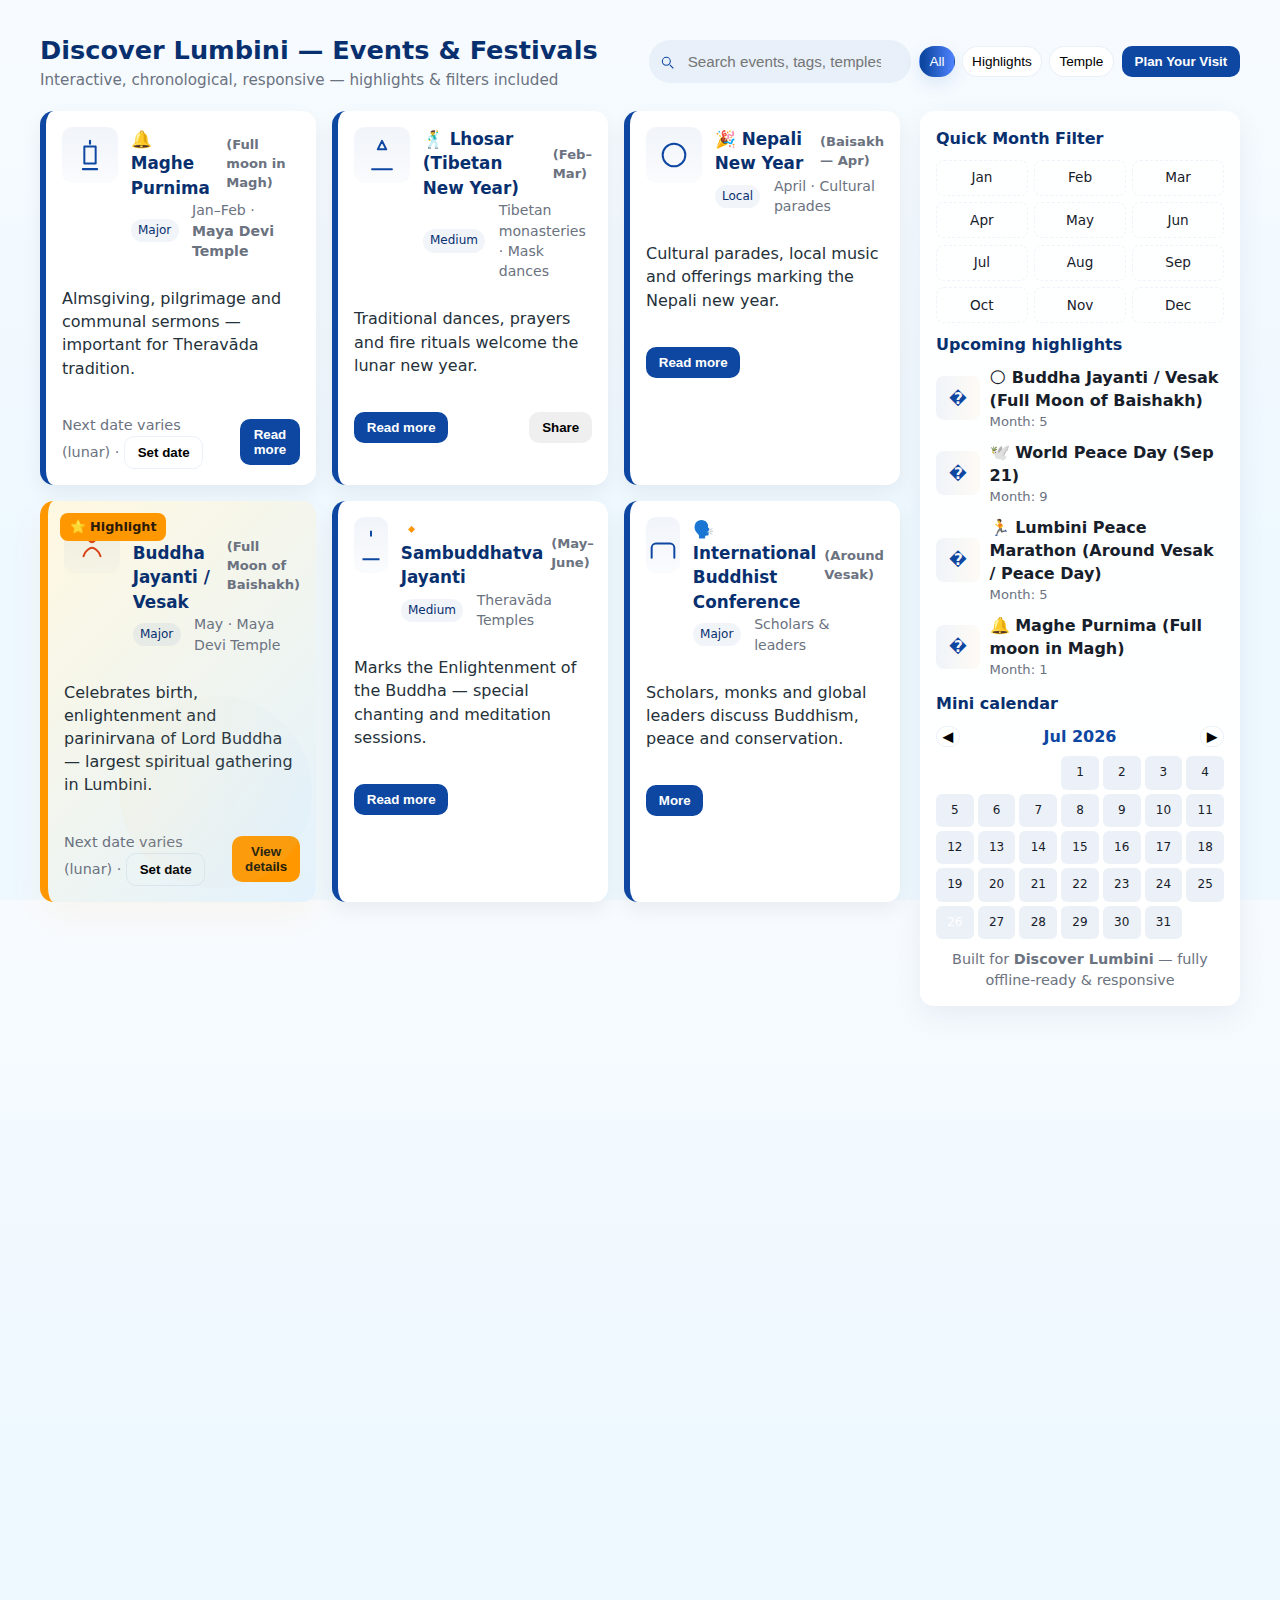
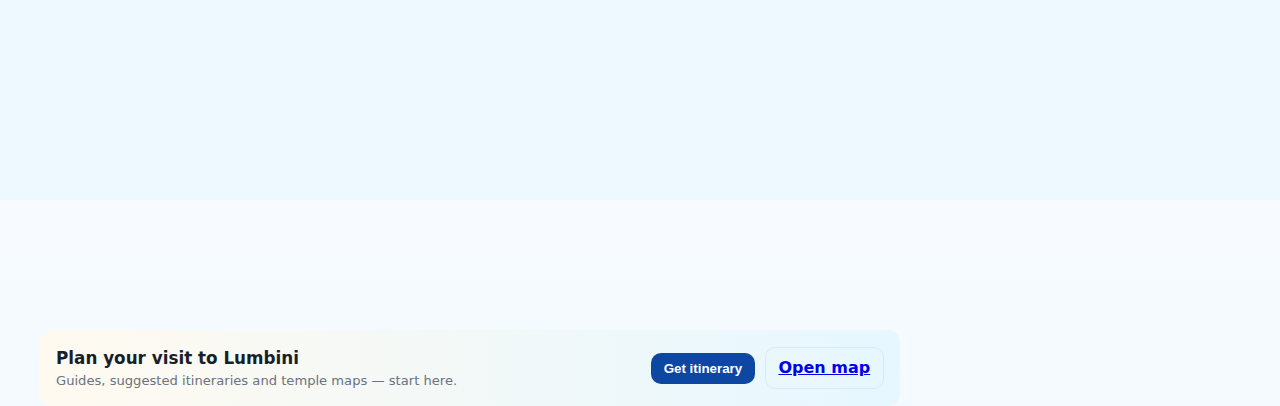
<file: event.html>
<!doctype html>
<html lang="en">
<head>
  <meta charset="utf-8" />
  <meta name="viewport" content="width=device-width,initial-scale=1" />
  <title>Discover Lumbini — Events & Festivals (Upgraded)</title>
  <meta name="description" content="Comprehensive, responsive and interactive Lumbini events guide — highlights, filters, calendar timeline, icons, animations and more." />
  <style>
    :root{
      --blue: #0d47a1;       /* primary */
      --blue-deep: #08306f;
      --accent: #ff9800;     /* hover/cta */
      --muted: #6b7280;
      --card-bg: #ffffff;
      --glass: rgba(255,255,255,0.6);
      --radius: 14px;
      --max-width: 1200px;
    }

    *{box-sizing:border-box}
    html,body{height:100%;}
    body{
      margin:0;
      font-family: Inter, system-ui, -apple-system, 'Segoe UI', Roboto, 'Helvetica Neue', Arial;
      background: linear-gradient(180deg,#f7fbff 0%, #eef8ff 60%);
      color:#17202a;
      -webkit-font-smoothing:antialiased;
      -moz-osx-font-smoothing:grayscale;
      padding:2rem 1rem;
      line-height:1.45;
    }

    .wrap{max-width:var(--max-width);margin:0 auto;display:grid;grid-template-columns:1fr 320px;gap:1.25rem;align-items:start}

    header.site-header{grid-column:1/3;display:flex;flex-wrap:wrap;align-items:center;justify-content:space-between;gap:1rem}
    h1{margin:0;font-size:1.6rem;color:var(--blue-deep);}
    .sub{color:var(--muted);font-size:0.95rem}

    /* Toolbar */
    .toolbar{display:flex;gap:0.5rem;align-items:center}
    .search{display:flex;align-items:center;gap:0.4rem;background:rgba(13,71,161,0.06);padding:0.4rem 0.6rem;border-radius:999px}
    .search input{border:0;background:transparent;outline:none;padding:0.4rem;width:220px;font-size:0.95rem}
    .filters{display:flex;gap:0.4rem;align-items:center}
    .chip{background:#fff;border:1px solid rgba(13,71,161,0.08);padding:0.45rem 0.6rem;border-radius:999px;font-size:0.85rem;cursor:pointer}
    .chip.active{background:linear-gradient(90deg,var(--blue)10%,#4f83ff);color:white;border-color:transparent;box-shadow:0 6px 18px rgba(13,71,161,0.12)}

    /* Main grid */
    main{grid-column:1/2}
    .cards{display:grid;grid-template-columns:repeat(auto-fit,minmax(260px,1fr));gap:1rem}

    .event-card{
      background:var(--card-bg);
      padding:1rem;
      border-radius:var(--radius);
      box-shadow:0 8px 20px rgba(16,24,40,0.06);
      border-left:6px solid var(--blue);
      overflow:hidden;
      position:relative;
      transform:translateY(0);
      transition:transform .28s ease,box-shadow .28s ease,border-color .28s ease,background .28s ease;
      display:flex;flex-direction:column;gap:0.6rem;
    }
    .event-card:hover{transform:translateY(-8px);box-shadow:0 18px 38px rgba(16,24,40,0.12);border-left-color:var(--accent);background:linear-gradient(180deg,#fffaf0, #ffffff)}

    .card-media{width:56px;height:56px;border-radius:10px;display:flex;align-items:center;justify-content:center;background:linear-gradient(180deg,rgba(13,71,161,0.06),rgba(13,71,161,0.02));}
    .card-media svg{width:34px;height:34px}

    .card-head{display:flex;gap:0.8rem;align-items:flex-start}
    .event-title{font-size:1.05rem;margin:0;color:var(--blue-deep);display:flex;gap:0.5rem;align-items:center}

    .badge{font-size:0.7rem;padding:0.25rem 0.5rem;border-radius:999px;background:var(--blue);color:white;margin-left:auto}
    .tag{display:inline-block;font-size:0.75rem;padding:0.18rem 0.45rem;border-radius:999px;background:rgba(13,71,161,0.06);color:var(--blue-deep);margin-right:0.25rem}

    .meta{display:flex;gap:0.6rem;align-items:center;color:var(--muted);font-size:0.88rem}
    .meta time{font-weight:600;color:var(--blue-deep)}

    .summary{color:#25313a;font-weight:500}
    .details{margin-top:0.6rem;color:#3b4750;display:none}
    .event-card.expanded .details{display:block}

    .cta-row{display:flex;gap:0.6rem;align-items:center;margin-top:0.6rem}
    .btn{border:0;padding:0.5rem 0.8rem;border-radius:10px;cursor:pointer;font-weight:600}
    .btn-primary{background:var(--blue);color:white}
    .btn-ghost{background:transparent;border:1px solid rgba(13,71,161,0.08)}
    .btn-accent{background:var(--accent);color:#221a05}

    /* Highlight card styling */
    .highlight{border-left-width:8px;background:linear-gradient(135deg,#fff8e1 0%, #e3f2fd 100%);border-left-color:var(--accent);box-shadow:0 18px 36px rgba(255,152,0,0.06);}
    .highlight .watermark{position:absolute;right:-20px;bottom:-10px;opacity:0.06;pointer-events:none}
    .ribbon{position:absolute;left:12px;top:12px;background:var(--accent);color:#2b1a07;padding:0.3rem 0.6rem;border-radius:8px;font-weight:700;font-size:0.8rem}

    /* Sidebar */
    aside.sidebar{grid-column:2/3;padding:1rem;border-radius:var(--radius);background:linear-gradient(180deg,rgba(255,255,255,0.9), #fff);box-shadow:0 10px 30px rgba(12,24,48,0.06);height:fit-content}
    .side-title{font-weight:700;color:var(--blue-deep);margin-bottom:0.6rem}
    .month-list{display:grid;grid-template-columns:repeat(3,1fr);gap:0.4rem;margin-bottom:0.6rem}
    .month{padding:0.45rem;border-radius:8px;text-align:center;font-size:0.85rem;cursor:pointer;border:1px dashed rgba(13,71,161,0.06)}
    .month.active{background:var(--blue);color:white;border-style:solid}

    .upcoming{display:flex;flex-direction:column;gap:0.6rem}
    .up-item{display:flex;gap:0.6rem;align-items:center}

    /* calendar tiny */
    .mini-cal-head{display:flex;justify-content:space-between;align-items:center;margin-bottom:4px}
    .mini-calendar{display:grid;grid-template-columns:repeat(7,1fr);gap:4px;margin-top:8px}
    .mini-calendar div{font-size:0.75rem;padding:8px;border-radius:6px;text-align:center}
    .mini-calendar .today{background:linear-gradient(90deg,var(--blue),#4f83ff);color:white}

    /* footer CTA */
    .visit-cta{grid-column:1/3;margin-top:0.8rem;background:linear-gradient(90deg,#fffaf0,#e6f7ff);padding:1rem;border-radius:12px;display:flex;align-items:center;justify-content:space-between}

    /* responsive */
    @media (max-width:980px){.wrap{grid-template-columns:1fr}aside.sidebar{order:3}} 
    @media (max-width:560px){.search input{width:120px}.cards{grid-template-columns:1fr} .badge{display:none}}

    /* reveal animation */
    .reveal{opacity:0;transform:translateY(18px) scale(.995);transition:opacity .6s ease,transform .6s cubic-bezier(.2,.9,.25,1)}
    .reveal.show{opacity:1;transform:none}

    /* small helpers */
    .muted{color:var(--muted);font-size:0.9rem}
    .small{font-size:0.82rem}
  </style>
</head>
<body>
  <div class="wrap">
    <header class="site-header">
      <div>
        <h1>Discover Lumbini — Events & Festivals</h1>
        <div class="sub">Interactive, chronological, responsive — highlights & filters included</div>
      </div>

      <div class="toolbar">
        <div class="search" role="search" aria-label="Search events">
          <svg width="16" height="16" viewBox="0 0 24 24" fill="none" aria-hidden><path d="M21 21l-4.35-4.35" stroke="#0d47a1" stroke-width="1.6" stroke-linecap="round" stroke-linejoin="round"/><circle cx="11" cy="11" r="6" stroke="#0d47a1" stroke-width="1.6"/></svg>
          <input id="searchInput" type="search" placeholder="Search events, tags, temples..." />
        </div>

        <div class="filters" role="toolbar" aria-label="Quick filters">
          <button class="chip active" data-filter="all">All</button>
          <button class="chip" data-filter="highlights">Highlights</button>
          <button class="chip" data-filter="temple">Temple</button>
        </div>

        <button class="btn btn-primary" id="planBtn">Plan Your Visit</button>
      </div>
    </header>

    <main>
      <section class="cards" id="cards">
        <!-- Your event cards (unchanged) -->
        <!-- 1) Maghe Purnima (Jan-Feb) -->
        <article class="event-card reveal" data-month="1" data-importance="major" data-tags="maghe,almsgiving,puja" id="evt-maghe">
          <div class="card-head">
            <div class="card-media" aria-hidden>
              <svg viewBox="0 0 24 24" fill="none" xmlns="http://www.w3.org/2000/svg"><path d="M12 2v2" stroke="#0d47a1" stroke-width="1.5" stroke-linecap="round" stroke-linejoin="round"/><path d="M7 22h10" stroke="#0d47a1" stroke-width="1.5" stroke-linecap="round" stroke-linejoin="round"/><path d="M8 6h8v12H8z" stroke="#0d47a1" stroke-width="1.4" stroke-linecap="round" stroke-linejoin="round"/></svg>
            </div>
            <div style="flex:1">
              <h3 class="event-title">🔔 Maghe Purnima <span class="small muted">(Full moon in Magh)</span></h3>
              <div class="meta"><span class="tag">Major</span><span>Jan–Feb · <strong>Maya Devi Temple</strong></span></div>
            </div>
          </div>
          <p class="summary">Almsgiving, pilgrimage and communal sermons — important for Theravāda tradition.</p>
          <div class="details small">Monks gather, devotees offer food and donations. Ceremonial baths and dharma talks are common. This event emphasizes generosity (dāna) and merit-making.</div>
          <div class="cta-row">
            <div class="muted">Next date varies (lunar) · <button class="btn btn-ghost" data-set="evt-maghe">Set date</button></div>
            <div style="margin-left:auto"><button class="btn btn-primary toggle">Read more</button></div>
          </div>
        </article>

        <!-- 2) Lhosar (Feb-Mar) -->
        <article class="event-card reveal" data-month="2" data-importance="medium" data-tags="lhosar,tibetan,newyear" id="evt-lhosar">
          <div class="card-head">
            <div class="card-media"><svg viewBox="0 0 24 24" fill="none"><path d="M12 2l3 6H9l3-6z" stroke="#0d47a1" stroke-width="1.4" stroke-linecap="round" stroke-linejoin="round"/><path d="M5 22h14" stroke="#0d47a1" stroke-width="1.4" stroke-linecap="round" stroke-linejoin="round"/></svg></div>
            <div style="flex:1">
              <h3 class="event-title">🕺 Lhosar (Tibetan New Year) <span class="small muted">(Feb–Mar)</span></h3>
              <div class="meta"><span class="tag">Medium</span><span>Tibetan monasteries · Mask dances</span></div>
            </div>
          </div>
          <p class="summary">Traditional dances, prayers and fire rituals welcome the lunar new year.</p>
          <div class="details small">Colorful masked dances, community feasts and family gatherings define Lhosar in and around Tibetan monasteries at Lumbini.</div>
          <div class="cta-row"><button class="btn btn-primary toggle">Read more</button><button class="btn" style="margin-left:auto">Share</button></div>
        </article>

        <!-- 3) Nepali New Year / Bisket (Apr) -->
        <article class="event-card reveal" data-month="4" data-importance="local" data-tags="nepali,newyear,bisket" id="evt-nepali">
          <div class="card-head">
            <div class="card-media"><svg viewBox="0 0 24 24" fill="none"><circle cx="12" cy="12" r="8" stroke="#0d47a1" stroke-width="1.4"/></svg></div>
            <div style="flex:1">
              <h3 class="event-title">🎉 Nepali New Year <span class="small muted">(Baisakh — Apr)</span></h3>
              <div class="meta"><span class="tag">Local</span><span>April · Cultural parades</span></div>
            </div>
          </div>
          <p class="summary">Cultural parades, local music and offerings marking the Nepali new year.</p>
          <div class="details small">Local communities celebrate with traditional music, dance and visits to temples. A good time for cultural immersion.</div>
          <div class="cta-row"><button class="btn btn-primary toggle">Read more</button></div>
        </article>

        <!-- 4) Vesak / Buddha Jayanti (Apr-May) - HIGHLIGHT -->
        <article class="event-card highlight reveal" data-month="5" data-importance="major" data-tags="vesak,buddha,buddhajayanti" id="evt-vesak">
          <div class="ribbon">⭐ Highlight</div>
          <svg class="watermark" viewBox="0 0 200 200" width="240" height="240" aria-hidden><defs><linearGradient id="g" x1="0" x2="1"><stop offset="0" stop-color="#ffd98a"/><stop offset="1" stop-color="#a6d4ff"/></linearGradient></defs><circle cx="100" cy="100" r="80" fill="url(#g)"/></svg>
          <div class="card-head">
            <div class="card-media" aria-hidden>
              <svg viewBox="0 0 24 24" fill="none"><circle cx="12" cy="8" r="2" stroke="#d84315" stroke-width="1.4"/><path d="M6 20c1-4.5 5-6 6-6s5 1.5 6 6" stroke="#d84315" stroke-width="1.4" stroke-linecap="round"/></svg>
            </div>
            <div style="flex:1">
              <h3 class="event-title">🌕 Buddha Jayanti / Vesak <span class="small muted">(Full Moon of Baishakh)</span></h3>
              <div class="meta"><span class="tag">Major</span><span>May · Maya Devi Temple</span></div>
            </div>
          </div>
          <p class="summary">Celebrates birth, enlightenment and parinirvana of Lord Buddha — largest spiritual gathering in Lumbini.</p>
          <div class="details small">Mass prayers, chanting by monks, butter lamp ceremonies, processions and cultural programs. International delegations and conferences often coincide with Vesak.</div>
          <div class="cta-row">
            <div class="muted">Next date varies (lunar) · <button class="btn btn-ghost" data-set="evt-vesak">Set date</button></div>
            <div style="margin-left:auto"><button class="btn btn-accent toggle">View details</button></div>
          </div>
        </article>

        <!-- 5) Sambuddhatva Jayanti (May-Jun) -->
        <article class="event-card reveal" data-month="5" data-importance="medium" data-tags="sambuddhatva,enlightenment" id="evt-sam">
          <div class="card-head">
            <div class="card-media"><svg viewBox="0 0 24 24" fill="none"><path d="M12 2v4" stroke="#0d47a1" stroke-width="1.4"/><path d="M6 22h12" stroke="#0d47a1" stroke-width="1.4"/></svg></div>
            <div style="flex:1">
              <h3 class="event-title">🔸 Sambuddhatva Jayanti <span class="small muted">(May–June)</span></h3>
              <div class="meta"><span class="tag">Medium</span><span>Theravāda Temples</span></div>
            </div>
          </div>
          <p class="summary">Marks the Enlightenment of the Buddha — special chanting and meditation sessions.</p>
          <div class="details small">Local and international monks hold dhamma talks, meditative retreats and candle ceremonies focused on awakening (bodhi).</div>
          <div class="cta-row"><button class="btn btn-primary toggle">Read more</button></div>
        </article>

        <!-- 6) International Buddhist Conference (Apr-May) -->
        <article class="event-card reveal" data-month="5" data-importance="major" data-tags="conference,buddhist,international" id="evt-conf">
          <div class="card-head">
            <div class="card-media"><svg viewBox="0 0 24 24" fill="none"><path d="M4 21v-7a3 3 0 013-3h10a3 3 0 013 3v7" stroke="#0d47a1" stroke-width="1.4" stroke-linecap="round" stroke-linejoin="round"/></svg></div>
            <div style="flex:1">
              <h3 class="event-title">🗣️ International Buddhist Conference <span class="small muted">(Around Vesak)</span></h3>
              <div class="meta"><span class="tag">Major</span><span>Scholars & leaders</span></div>
            </div>
          </div>
          <p class="summary">Scholars, monks and global leaders discuss Buddhism, peace and conservation.</p>
          <div class="details small">Includes seminars, panel discussions, cultural exchange and youth programs. A must-visit for practitioners and researchers.</div>
          <div class="cta-row"><button class="btn btn-primary toggle">More</button></div>
        </article>

        <!-- 7) Asalha Puja (Dhamma Day) (Jul) -->
        <article class="event-card reveal" data-month="7" data-importance="medium" data-tags="asalha, dhamma" id="evt-asalha">
          <div class="card-head">
            <div class="card-media"><svg viewBox="0 0 24 24" fill="none"><path d="M12 2v6" stroke="#0d47a1" stroke-width="1.4"/></svg></div>
            <div style="flex:1">
              <h3 class="event-title">📜 Asalha Puja / Dhamma Day <span class="small muted">(July)</span></h3>
              <div class="meta"><span class="tag">Medium</span><span>First sermon commemoration</span></div>
            </div>
          </div>
          <p class="summary">Marks Buddha's first sermon — teaching & meditation sessions across monasteries.</p>
          <div class="details small">Dharma talks, meditation retreats and community dhamma study sessions; often a lead-in to the Vassa (rainy retreat).</div>
          <div class="cta-row"><button class="btn btn-primary toggle">Read more</button></div>
        </article>

        <!-- 8) Ullambana (Aug-Sep) -->
        <article class="event-card reveal" data-month="8" data-importance="medium" data-tags="ullambana,ancestor,mahayana" id="evt-ullambana">
          <div class="card-head">
            <div class="card-media"><svg viewBox="0 0 24 24" fill="none"><path d="M12 2v20" stroke="#0d47a1" stroke-width="1.4"/></svg></div>
            <div style="flex:1">
              <h3 class="event-title">🕯️ Ullambana (Ancestor Day) <span class="small muted">(Aug–Sep)</span></h3>
              <div class="meta"><span class="tag">Medium</span><span>Chinese/Vietnamese monasteries</span></div>
            </div>
          </div>
          <p class="summary">Lanterns, food offerings and chanting to honor ancestors in Mahayana tradition.</p>
          <div class="details small">Special rituals include collective chanting, lantern floating and offerings; highly visual and communal.</div>
          <div class="cta-row"><button class="btn btn-primary toggle">Read more</button></div>
        </article>

        <!-- 9) World Peace Day (Sept 21) - HIGHLIGHT -->
        <article class="event-card highlight reveal" data-month="9" data-importance="major" data-tags="peace,un,interfaith" id="evt-peace">
          <div class="ribbon">⭐ Highlight</div>
          <div class="card-head">
            <div class="card-media"><svg viewBox="0 0 24 24" fill="none"><path d="M12 2a10 10 0 100 20 10 10 0 000-20z" stroke="#d84315" stroke-width="1.4"/></svg></div>
            <div style="flex:1">
              <h3 class="event-title">🕊️ World Peace Day <span class="small muted">(Sep 21)</span></h3>
              <div class="meta"><span class="tag">Major</span><span>Interfaith ceremonies</span></div>
            </div>
          </div>
          <p class="summary">Interfaith gatherings, peace pledges and symbolic events at Lumbini’s sacred sites.</p>
          <div class="details small">Global delegations, candlelight vigils and community events. Great time for volunteers and NGOs.</div>
          <div class="cta-row"><div class="muted">Next: <time datetime="2025-09-21">Sep 21, 2025</time></div><div style="margin-left:auto"><button class="btn btn-accent toggle">Details</button></div></div>
        </article>

        <!-- 10) Lumbini Peace Marathon (May/Sep) HIGHLIGHT -->
        <article class="event-card highlight reveal" data-month="5" data-importance="major" data-tags="marathon,peace,sport" id="evt-marathon">
          <div class="ribbon">⭐ Highlight</div>
          <div class="card-head">
            <div class="card-media"><svg viewBox="0 0 24 24" fill="none"><path d="M5 20l14-10" stroke="#d84315" stroke-width="1.4"/></svg></div>
            <div style="flex:1">
              <h3 class="event-title">🏃 Lumbini Peace Marathon <span class="small muted">(Around Vesak / Peace Day)</span></h3>
              <div class="meta"><span class="tag">Major</span><span>Sport & spiritual unity</span></div>
            </div>
          </div>
          <p class="summary">Run through Lumbini's spiritual landmarks — promotes unity and healthy living.</p>
          <div class="details small">Organized routes, categories for runners, and family fun runs. Often partnered with NGOs and tourism boards.</div>
          <div class="cta-row"><button class="btn btn-primary toggle">Register</button></div>
        </article>

        <!-- 11) Kathina Ceremony (Oct-Nov) -->
        <article class="event-card reveal" data-month="10" data-importance="medium" data-tags="kathina,vassa,robes" id="evt-kathina">
          <div class="card-head">            
            <div class="card-media"><svg viewBox="0 0 24 24" fill="none"><rect x="4" y="6" width="16" height="12" rx="2" stroke="#0d47a1" stroke-width="1.4"/></svg></div>
            <div style="flex:1">
              <h3 class="event-title">🧧 Kathina Ceremony <span class="small muted">(Oct–Nov)</span></h3>
              <div class="meta"><span class="tag">Medium</span><span>Robes offering to monks</span></div>
            </div>
          </div>
          <p class="summary">End of Vassa — communities present robes and essential supplies to monastic Sangha.</p>
          <div class="details small">Celebrated with rituals, communal feasts and offerings; strong participation from Southeast Asian communities.</div>
          <div class="cta-row"><button class="btn btn-primary toggle">Read more</button></div>
        </article>

        <!-- 12) World Tourism Day (Sep 27) -->
        <article class="event-card reveal" data-month="9" data-importance="local" data-tags="tourism,heritage" id="evt-tourism">
          <div class="card-head">
            <div class="card-media"><svg viewBox="0 0 24 24" fill="none"><path d="M12 2v20" stroke="#0d47a1" stroke-width="1.4"/></svg></div>
            <div style="flex:1">
              <h3 class="event-title">📅 World Tourism Day <span class="small muted">(Sep 27)</span></h3>
              <div class="meta"><span class="tag">Local</span><span>Guided tours & showcases</span></div>
            </div>
          </div>
          <p class="summary">Special tours and cultural showcases organized by Lumbini Development Trust and local stakeholders.</p>
          <div class="details small">Free guided tours, heritage walks, and artisan markets — a good opportunity for tourists to engage with local culture.</div>
          <div class="cta-row"><button class="btn btn-primary toggle">View</button></div>
        </article>

        <!-- 13) Lumbini International Film Festival (Occasional) -->
        <article class="event-card reveal" data-month="11" data-importance="local" data-tags="film,festival,culture" id="evt-film">
          <div class="card-head">
            <div class="card-media"><svg viewBox="0 0 24 24" fill="none"><rect x="3" y="3" width="18" height="18" rx="2" stroke="#0d47a1" stroke-width="1.4"/></svg></div>
            <div style="flex:1">
              <h3 class="event-title">🎬 Lumbini International Film Festival <span class="small muted">(Occasional)</span></h3>
              <div class="meta"><span class="tag">Local</span><span>Culture & cinema</span></div>
            </div>
          </div>
          <p class="summary">Occasional film showcase focusing on peace, heritage and social themes.</p>
          <div class="details small">Curated screenings, filmmaker Q&amp;A and workshops for young storytellers.</div>
          <div class="cta-row"><button class="btn btn-primary toggle">More</button></div>
        </article>

        <!-- 14) Parinirvana / Parinirvana Day (Dec) -->
        <article class="event-card reveal" data-month="12" data-importance="major" data-tags="parinirvana,death" id="evt-parin">
          <div class="card-head">
            <div class="card-media"><svg viewBox="0 0 24 24" fill="none"><path d="M12 2v20" stroke="#0d47a1" stroke-width="1.4"/></svg></div>
            <div style="flex:1">
              <h3 class="event-title">🕯️ Parinirvana Day <span class="small muted">(Dec)</span></h3>
              <div class="meta"><span class="tag">Major</span><span>Remembrance & meditation</span></div>
            </div>
          </div>
          <p class="summary">Commemoration of the passing (Parinirvana) of the Buddha; quiet reflection and meditation.</p>
          <div class="details small">Often marked by quiet meditation, readings and visiting shrines for reflection and merit-making.</div>
          <div class="cta-row"><button class="btn btn-primary toggle">Read more</button></div>
        </article>
      </section>

      <!-- Footer CTA inside main (wide) -->
      <div class="visit-cta">
        <div>
          <strong style="font-size:1.05rem">Plan your visit to Lumbini</strong>
          <div class="small muted">Guides, suggested itineraries and temple maps — start here.</div>
        </div>
        <div style="display:flex;gap:0.6rem;align-items:center">
          <button class="btn btn-primary" id="planNow">Get itinerary</button>
          <a class="btn btn-ghost" href="#" id="mapsLink">Open map</a>
        </div>
      </div>
    </main>

    <aside class="sidebar">
      <div class="side-title">Quick Month Filter</div>
      <div class="month-list" id="monthList">
        <div class="month" data-month="1">Jan</div>
        <div class="month" data-month="2">Feb</div>
        <div class="month" data-month="3">Mar</div>
        <div class="month" data-month="4">Apr</div>
        <div class="month" data-month="5">May</div>
        <div class="month" data-month="6">Jun</div>
        <div class="month" data-month="7">Jul</div>
        <div class="month" data-month="8">Aug</div>
        <div class="month" data-month="9">Sep</div>
        <div class="month" data-month="10">Oct</div>
        <div class="month" data-month="11">Nov</div>
        <div class="month" data-month="12">Dec</div>
      </div>

      <div style="margin-top:0.6rem">
        <div class="side-title">Upcoming highlights</div>
        <div class="upcoming" id="upcomingList"></div>
      </div>

      <div style="margin-top:0.8rem">
        <div class="side-title">Mini calendar</div>
        <div class="mini-cal-head">
          <button id="prevMonth" class="btn btn-ghost" style="padding:2px 6px;font-size:0.8rem">◀</button>
          <div id="calTitle" style="font-weight:600;color:var(--blue)"></div>
          <button id="nextMonth" class="btn btn-ghost" style="padding:2px 6px;font-size:0.8rem">▶</button>
        </div>
        <div class="mini-calendar" id="miniCal"></div>
      </div>

      <div style="margin-top:0.6rem;text-align:center;font-size:0.9rem;color:var(--muted)">Built for <strong>Discover Lumbini</strong> — fully offline-ready & responsive</div>
    </aside>
  </div>

  <script>
    // ---------- Utilities ----------
    const $ = sel => Array.from(document.querySelectorAll(sel));
    const el = sel => document.querySelector(sel);

    // Reveal on scroll
    const revealables = Array.from(document.querySelectorAll('.reveal'));
    const observer = new IntersectionObserver((entries)=>{
      entries.forEach(e=>{
        if(e.isIntersecting){ e.target.classList.add('show'); observer.unobserve(e.target);} });
    },{threshold:0.12});
    revealables.forEach(r=>observer.observe(r));

    // Toggle Read more
    document.querySelectorAll('.toggle').forEach(btn=>{
      btn.addEventListener('click',()=>{
        const card = btn.closest('.event-card');
        card.classList.toggle('expanded');
        btn.textContent = card.classList.contains('expanded') ? 'Show less' : (btn.classList.contains('btn-accent') ? 'View details' : 'Read more');
      });
    });

    // Search & Chips
    const searchInput = el('#searchInput');
    const chips = document.querySelectorAll('.chip');
    const cards = Array.from(document.querySelectorAll('.event-card'));

    function applyFilter(){
      const q = searchInput.value.trim().toLowerCase();
      const active = document.querySelector('.chip.active').dataset.filter;
      cards.forEach(c=>{
        const title = c.querySelector('.event-title').textContent.toLowerCase();
        const summary = (c.querySelector('.summary')?.textContent||'').toLowerCase();
        const tags = (c.dataset.tags||'').toLowerCase();
        let visible = (!q || title.includes(q) || summary.includes(q) || tags.includes(q));
        if(active === 'highlights' && !c.classList.contains('highlight')) visible = false;
        if(active === 'temple' && !/(temple|monaster|maya|monastery)/i.test(c.innerText)) visible = false;
        c.style.display = visible ? '' : 'none';
      });
      updateUpcoming(); renderMiniCal();
    }

    searchInput.addEventListener('input',applyFilter);
    chips.forEach(ch=>ch.addEventListener('click',()=>{chips.forEach(x=>x.classList.remove('active'));ch.classList.add('active');applyFilter();}));

    // Month filter (sidebar)
    document.querySelectorAll('.month').forEach(m=>{
      m.addEventListener('click',()=>{
        document.querySelectorAll('.month').forEach(x=>x.classList.remove('active'));
        m.classList.add('active');
        const month = m.dataset.month;
        cards.forEach(c=>{ c.style.display = (c.dataset.month === month) ? '' : 'none'; });
        document.querySelector('.chip.active').classList.remove('active');
        document.querySelector('.chip[data-filter="all"]').classList.add('active');
        searchInput.value = '';
        updateUpcoming(); renderMiniCal();
      });
    });

    // Populate upcoming highlights
    function updateUpcoming(){
      const up = el('#upcomingList'); up.innerHTML='';
      const visibleCards = cards.filter(c=>c.style.display !== 'none');
      const highlights = visibleCards.filter(c=>c.classList.contains('highlight'));
      const others = visibleCards.filter(c=>!c.classList.contains('highlight'));
      const take = highlights.concat(others).slice(0,4);
      take.forEach(c=>{
        const title = c.querySelector('.event-title').textContent;
        const month = c.dataset.month;
        const div = document.createElement('div'); div.className='up-item';
        div.innerHTML = `<div style="width:44px;height:44px;border-radius:8px;background:linear-gradient(90deg,rgba(13,71,161,0.06),rgba(255,152,0,0.04));display:flex;align-items:center;justify-content:center;font-weight:700;color:var(--blue)">${title.slice(0,1)}</div><div style="flex:1"><div style="font-weight:700">${title}</div><div class="small muted">Month: ${month || '—'}</div></div>`;
        up.appendChild(div);
      });
    }

    // ---------- Digital Mini Calendar ----------
    let calYear = new Date().getFullYear();
    let calMonth = new Date().getMonth();

    function renderMiniCal(){
      const container = el('#miniCal'); if(!container) return;
      container.innerHTML='';
      const title = el('#calTitle');
      const months = ["Jan","Feb","Mar","Apr","May","Jun","Jul","Aug","Sep","Oct","Nov","Dec"];
      if(title) title.textContent = months[calMonth] + " " + calYear;

      // leading blanks
      const first = new Date(calYear, calMonth, 1);
      for(let i=0;i<first.getDay();i++){
        const blank = document.createElement('div');
        container.appendChild(blank);
      }

      const days = new Date(calYear, calMonth+1, 0).getDate();
      for(let d=1;d<=days;d++){
        const cell = document.createElement('div'); 
        cell.textContent = d;

        // today highlight
        const now = new Date();
        if(d===now.getDate() && calMonth===now.getMonth() && calYear===now.getFullYear()){
          cell.classList.add('today');
        }

        // mark events: manual date > month hint
        cards.forEach(c=>{
          const manual = localStorage.getItem('evt-'+c.id);
          if(manual){
            const dt = new Date(manual);
            if(dt.getFullYear()===calYear && dt.getMonth()===calMonth && dt.getDate()===d){
              cell.style.background="var(--accent)";
              cell.style.color="white";
              cell.title = c.querySelector('.event-title').textContent;
            }
          } else {
            if(parseInt(c.dataset.month)-1===calMonth){
              cell.style.background="rgba(13,71,161,0.08)";
              cell.title = c.querySelector('.event-title').textContent;
            }
          }
        });

        container.appendChild(cell);
      }
    }

    el('#prevMonth')?.addEventListener('click',()=>{
      calMonth--; if(calMonth<0){calMonth=11;calYear--;} renderMiniCal();
    });
    el('#nextMonth')?.addEventListener('click',()=>{
      calMonth++; if(calMonth>11){calMonth=0;calYear++;} renderMiniCal();
    });

    // Manual set date (stored in localStorage)
    document.querySelectorAll('[data-set]').forEach(btn=>{
      btn.addEventListener('click',()=>{
        const id = btn.getAttribute('data-set');
        const current = localStorage.getItem('evt-'+id);
        const pick = prompt('Enter next date (YYYY-MM-DD) — lunar events vary; set manually if you know the official date', current||'');
        if(pick){
          localStorage.setItem('evt-'+id,pick);
          const card = document.getElementById(id);
          const badge = document.createElement('div'); 
          badge.className='small muted manual-date';
          badge.style.marginTop='6px'; 
          badge.textContent = 'Next (manual): '+pick;
          const old = card.querySelector('.manual-date'); if(old) old.remove();
          card.appendChild(badge);
          renderMiniCal();
        }
      });
    });

    // initial render
    updateUpcoming(); renderMiniCal();

    // Plan visit
    el('#planBtn').addEventListener('click',()=>{window.scrollTo({top:document.body.scrollHeight,behavior:'smooth'});});
    el('#planNow').addEventListener('click',()=>{alert('Example: Generate itinerary PDF or booking link.');});

    // Accessibility
    searchInput.addEventListener('keydown', e=>{ if(e.key === 'Escape') searchInput.value=''; applyFilter(); });

    // ensure filters reflect initial state
    applyFilter();
  </script>
</body>
</html>
</file>
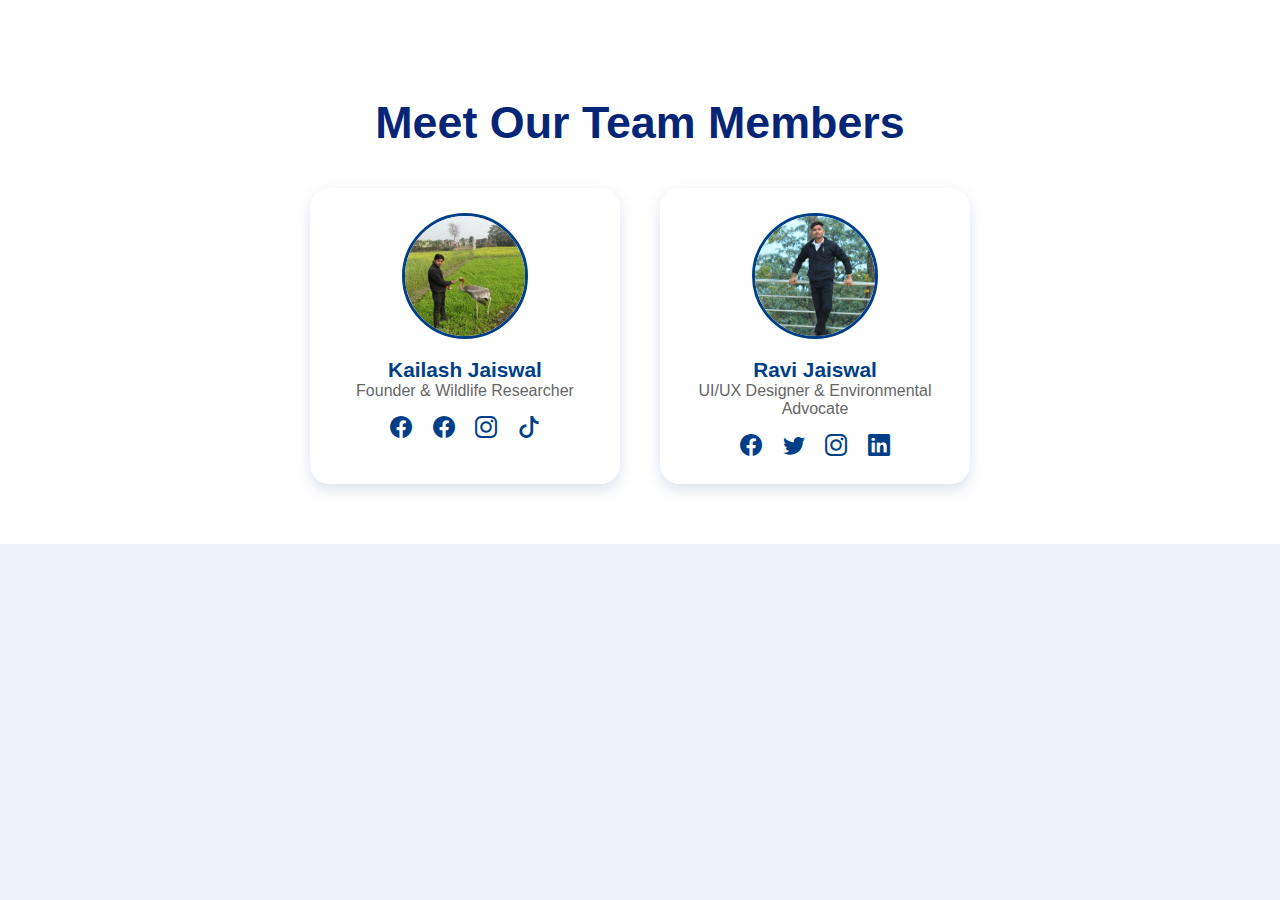
<file: team.html>
<!DOCTYPE html>
<html lang="en">
<head>
  <meta charset="UTF-8" />
  <meta name="viewport" content="width=device-width, initial-scale=1.0"/>
  <title>Our Team - Discover Lumbini</title>

  <!-- Bootstrap Icons -->
  <link rel="stylesheet" href="https://cdn.jsdelivr.net/npm/bootstrap-icons@1.10.5/font/bootstrap-icons.css">

  <!-- Animate.css -->
  <link rel="stylesheet" href="https://cdnjs.cloudflare.com/ajax/libs/animate.css/4.1.1/animate.min.css" />

  <style>
    body {
      font-family: 'Segoe UI', sans-serif;
      background: #eef3f9;
      margin: 0;
      padding: 0;
    }

    .team-section {
      text-align: center;
      padding: 60px 20px;
      background: #fff;
    }

    .team-section h2 {
      font-size: 2.8rem;
      margin-bottom: 40px;
      color: #052576;
    }

    .team-container {
      display: flex;
      justify-content: center;
      gap: 40px;
      flex-wrap: wrap;
    }

    .team-member {
      background: #ffffffb0;
      border-radius: 20px;
      padding: 25px;
      width: 260px;
      box-shadow: 0 6px 15px rgba(0, 63, 136, 0.15);
      transition: transform 0.3s ease, box-shadow 1s;
      cursor: pointer;
    }

    .team-member:hover {
      transform: translateY(-12px);
      box-shadow: 0 15px 20px rgba(0, 63, 136, 0.2);
    }

    .member-photo {
      width: 120px;
      height: 120px;
      border-radius: 50%;
      object-fit: cover;
      margin-bottom: 15px;
      border: 3px solid #003f88;
    }

    .member-name {
      font-size: 1.3rem;
      font-weight: bold;
      color: #003f88;
    }

    .member-role {
      font-size: 1rem;
      color: #666;
      margin-bottom: 15px;
    }

    .social-icons {
      margin-top: 10px;
    }

    .social-icons a {
      margin: 0 8px;
      text-decoration: none;
      font-size: 22px;
      color: #003f88;
      transition: all 0.7s ease;
    }

    .social-icons a:hover {
      color: orange;
      transform: scale(1.3) rotate(5deg);
    }

    .progress-bar {
      background-color: #003f88;
      height: 8px;
      border-radius: 5px;
      margin-top: 5px;
      margin-bottom: 15px;
    }

    .progress-container {
      background: #dddddda1;
      border-radius: 5px;
      overflow: hidden;
    }

    /* Modal */
    .modal {
      display: none;
      position: fixed;
      z-index: 1000;
      left: 0;
      top: 0;
      width: 100%;
      height: 100%;
      overflow: auto;
      background-color: rgba(0,0,0,0.5);
    }

    .modal-content {
      background-color: #fff;
      margin: 10% auto;
      padding: 20px;
      border-radius: 10px;
      width: 90%;
      max-width: 500px;
    }

    .close {
      color: #aaa;
      float: right;
      font-size: 28px;
      font-weight: bold;
    }

    .close:hover,
    .close:focus {
      color: black;
      text-decoration: none;
      cursor: pointer;
    }

    @media (max-width: 768px) {
      .team-section h2 {
        font-size: 2rem;
      }

      .team-container {
        flex-direction: column;
        align-items: center;
      }

      .team-member {
        width: 80%;
        max-width: 300px;
      }
    }
  </style>
</head>
<body>

  <section class="team-section">
    <h2>Meet Our Team Members</h2>
    <div class="team-container">

      <!-- Member 1: kailash jaiswal -->
      <div class="team-member animate__animated animate__fadeInUp" onclick="openModal('Kailash Jaiswal', 'Founder & Wildlife Researcher', 'Dedicated to conserving Lumbini’s natural habitats and protecting the crane species.', 95)">
        <img src="lumbini_pic/members_pic/kailash.png" alt="Kailash Jaiswal" class="member-photo">
        <div class="member-name">Kailash Jaiswal</div>
        <div class="member-role">Founder & Wildlife Researcher</div>
        <div class="social-icons">
          <a href="https://www.facebook.com/share/1F9MkBk9zz/" target="_blank"><i class="bi bi-facebook"></i></a>
          <a href="#" target="_blank"><i class="bi bi-facebook"></i></a>
          <a href="#" target="_blank"><i class="bi bi-instagram"></i></a>
          <a href="#" target="_blank"><i class="bi bi-tiktok"></i></a>
        </div>
      </div>

      <!-- Member 2: Ravi Jaiswal -->
      <div class="team-member animate__animated animate__fadeInUp" onclick="openModal('Ravi Jaiswal', 'UI/UX Designer & Environmental Advocate', 'Designs digital experiences that reflect the beauty of nature and raise awareness about crane conservation.', 90)">
        <img src="lumbini_pic/members_pic/ravi.png" alt="Ravi Jaiswal" class="member-photo">
        <div class="member-name">Ravi Jaiswal</div>
        <div class="member-role">UI/UX Designer & Environmental Advocate</div>
        <div class="social-icons">
          <a href="https://www.facebook.com" target="_blank"><i class="bi bi-facebook"></i></a>
          <a href="https://x.com" target="_blank"><i class="bi bi-twitter"></i></a>
          <a href="https://www.instagram.com" target="_blank"><i class="bi bi-instagram"></i></a>
          <a href="https://www.linkedin.com" target="_blank"><i class="bi bi-linkedin"></i></a>
        </div>
      </div>

    </div>
  </div>
</section>


  <!-- Modal Popup -->
  <div id="profileModal" class="modal">
    <div class="modal-content">
      <span class="close" onclick="closeModal()">&times;</span>
      <h3 id="modalName"></h3>
      <p id="modalRole"></p>
      <p id="modalBio"></p>
      <div class="progress-container">
        <div id="modalSkillBar" class="progress-bar"></div>
      </div>
    </div>
  </div>

  <script>
    function openModal(name, role, bio, skillLevel) {
      document.getElementById('modalName').innerText = name;
      document.getElementById('modalRole').innerText = role;
      document.getElementById('modalBio').innerText = bio;
      document.getElementById('modalSkillBar').style.width = skillLevel + '%';
      document.getElementById('profileModal').style.display = 'block';
    }

    function closeModal() {
      document.getElementById('profileModal').style.display = 'none';
    }

    window.onclick = function(event) {
      if (event.target == document.getElementById('profileModal')) {
        closeModal();
      }
    }
  </script>
</body>
</html>
</file>
